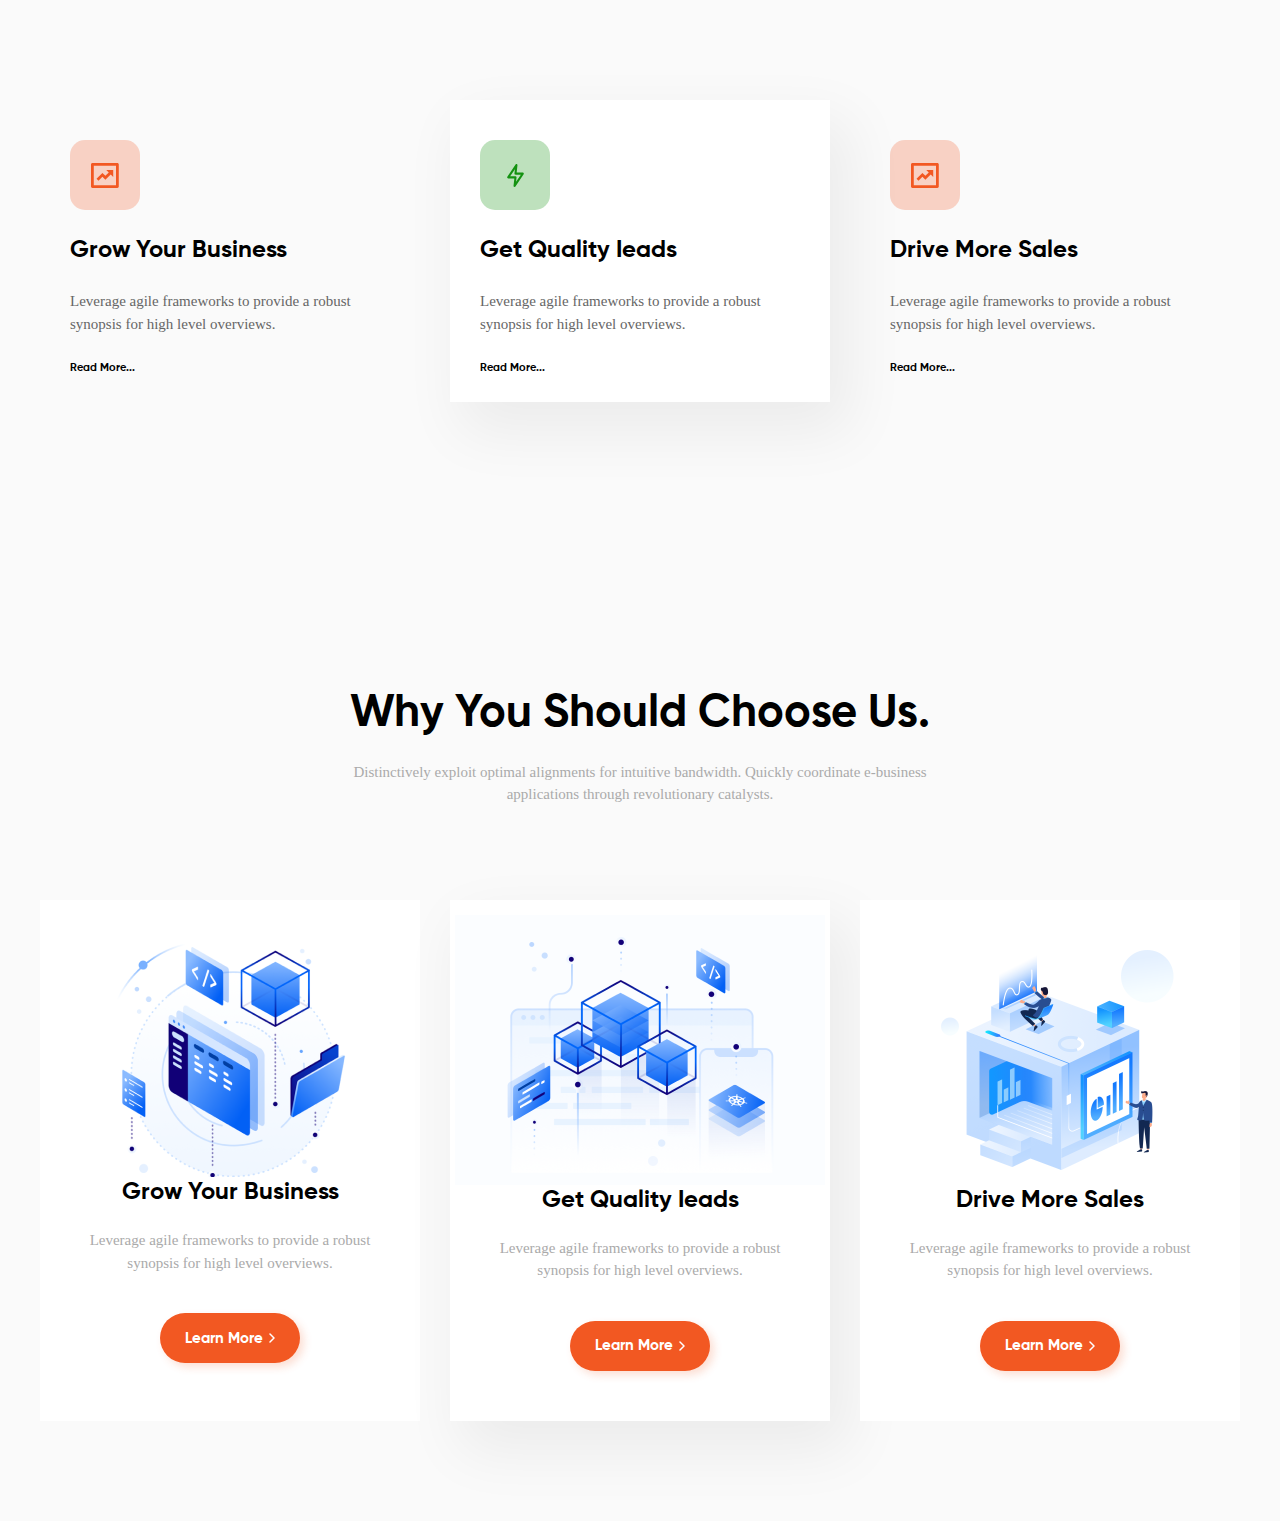
<file: HomeWork.html>
<!DOCTYPE html>
<html lang="en">
  <head>
    <meta charset="UTF-8" />
    <meta name="viewport" content="width=device-width, initial-scale=1.0" />
    <link rel="stylesheet" href="./style.css" />
    <title>Home work 5</title>
  </head>
  <body>
    <main class="main center bg_grey">
      <div class="section1">
        <div class="section1__item">
          <img src="./img/icon1.svg" alt="img" />
          <h2 class="text__title1">Grow Your Business</h2>
          <p class="text__p1">
            Leverage agile frameworks to provide a robust synopsis for high
            level overviews.
          </p>
          <a href="#" class="link1">Read More...</a>
        </div>
        <div class="section1__item section1__item_white">
          <img src="./img/icon2.svg" alt="img" />
          <h2 class="text__title1">Get Quality Ieads</h2>
          <p class="text__p1">
            Leverage agile frameworks to provide a robust synopsis for high
            level overviews.
          </p>
          <a href="#" class="link1">Read More...</a>
        </div>
        <div class="section1__item">
          <img src="./img/icon1.svg" alt="img" />
          <h2 class="text__title1">Drive More Sales</h2>
          <p class="text__p1">
            Leverage agile frameworks to provide a robust synopsis for high
            level overviews.
          </p>
          <a href="#" class="link1">Read More...</a>
        </div>
      </div>
      <div class="section2">
        <div class="text__box">
          <h1 class="text__title2">Why You Should Choose Us.</h1>
          <p class="text__p2">
            Distinctively exploit optimal alignments for intuitive bandwidth.
            Quickly coordinate e-business applications through revolutionary
            catalysts.
          </p>
        </div>
        <div class="item__box">
            <div class="section2__item">
              <img src="./img/pic1.png" alt="img" />
              <h2 class="text__title3">Grow Your Business</h2>
              <p class="text__p2">
                Leverage agile frameworks to provide a robust synopsis for high
                level overviews.
              </p>
               <div class="buttom">
              <a href="#" class="text_buttom"><span>Learn More</span><img src="./img/icon_link.svg" alt=""></a>
            </div>
            </div>
            <div class="section2__item section1__item_white">
              <img src="./img/pic2.png" alt="img" />
              <h2 class="text__title3">Get Quality Ieads</h2>
              <p class="text__p2">
                Leverage agile frameworks to provide a robust synopsis for high
                level overviews.
              </p>
              <div class="buttom">
                <a href="#" class="text_buttom"><span>Learn More</span><img src="./img/icon_link.svg" alt=""></a>
              </div>
            </div>
            <div class="section2__item">
              <img src="./img/pic3.png" alt="img" />
              <h2 class="text__title3">Drive More Sales</h2>
              <p class="text__p2">
                Leverage agile frameworks to provide a robust synopsis for high
                level overviews.
              </p>
              <div class="buttom">
                <a href="#" class="text_buttom"><span>Learn More</span><img src="./img/icon_link.svg" alt=""></a>
              </div>
            </div>
      </div>
    </main>
  </body>
</html>
</file>
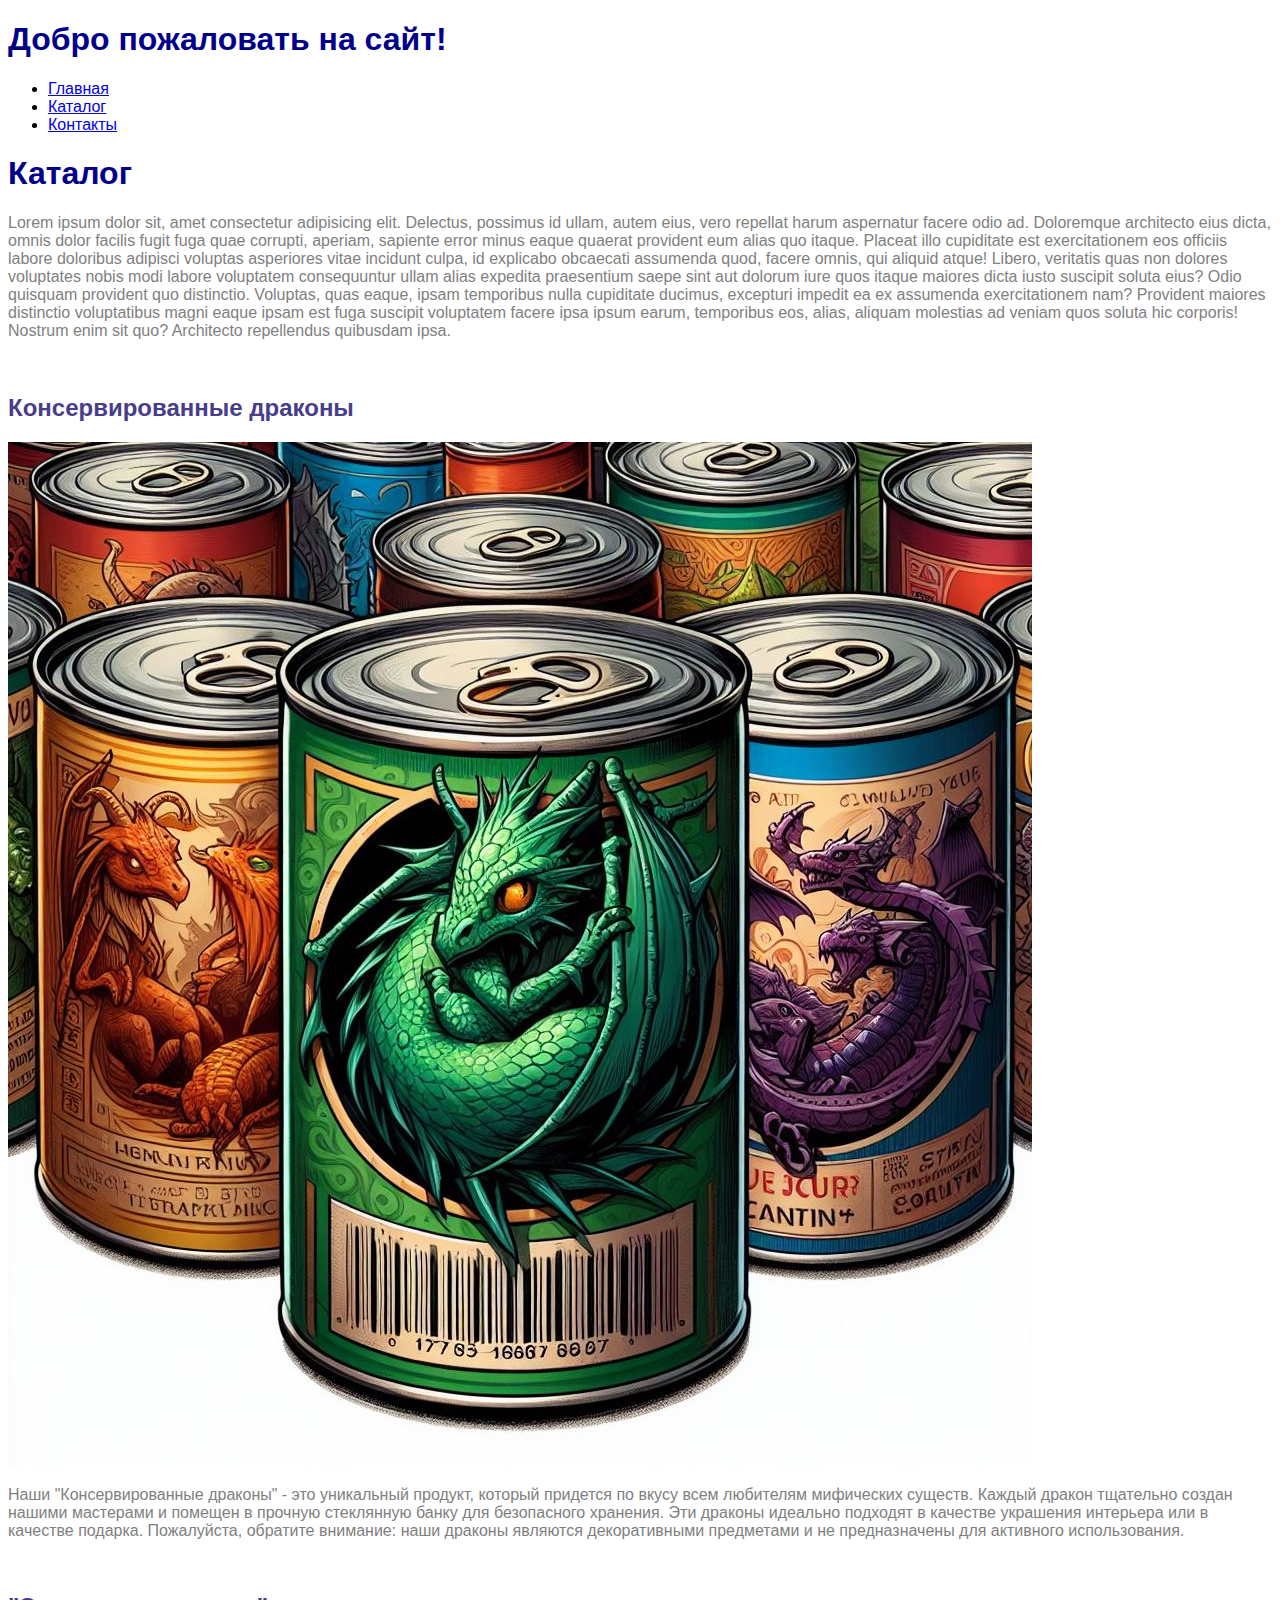
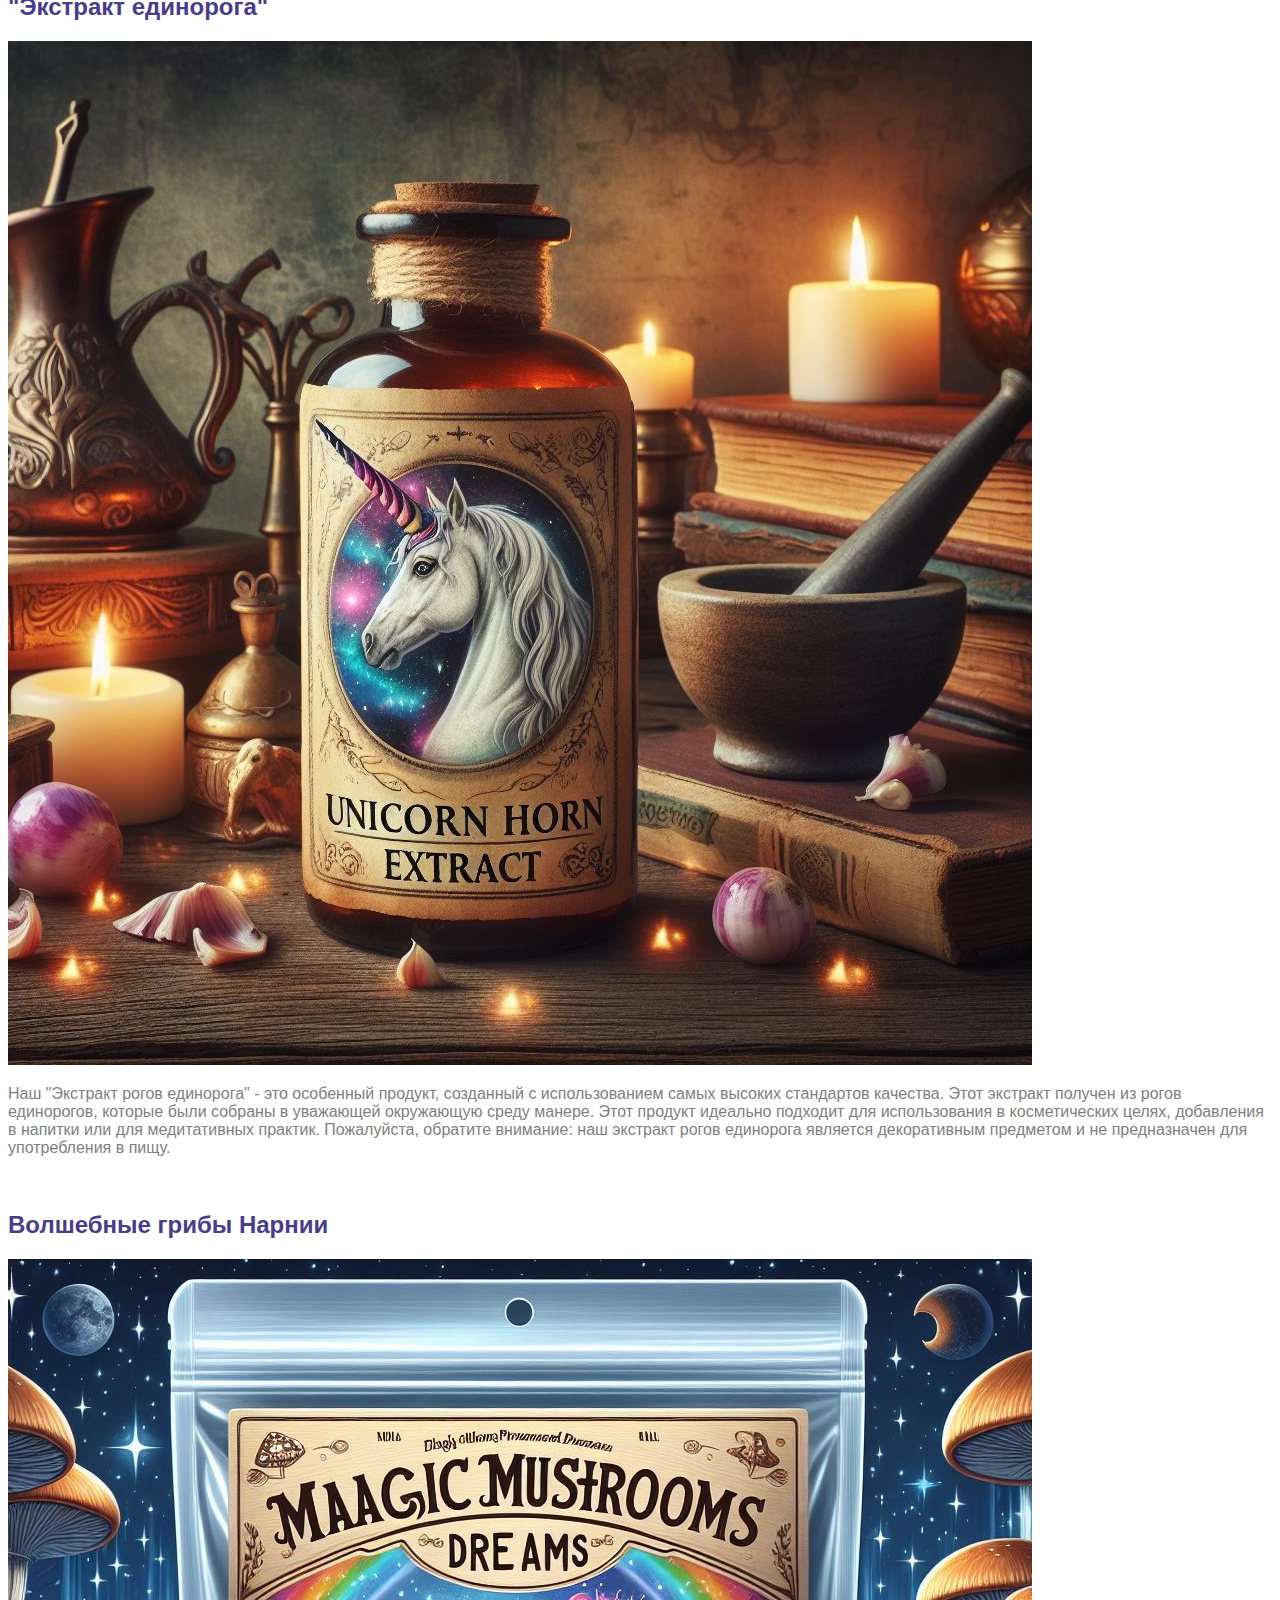
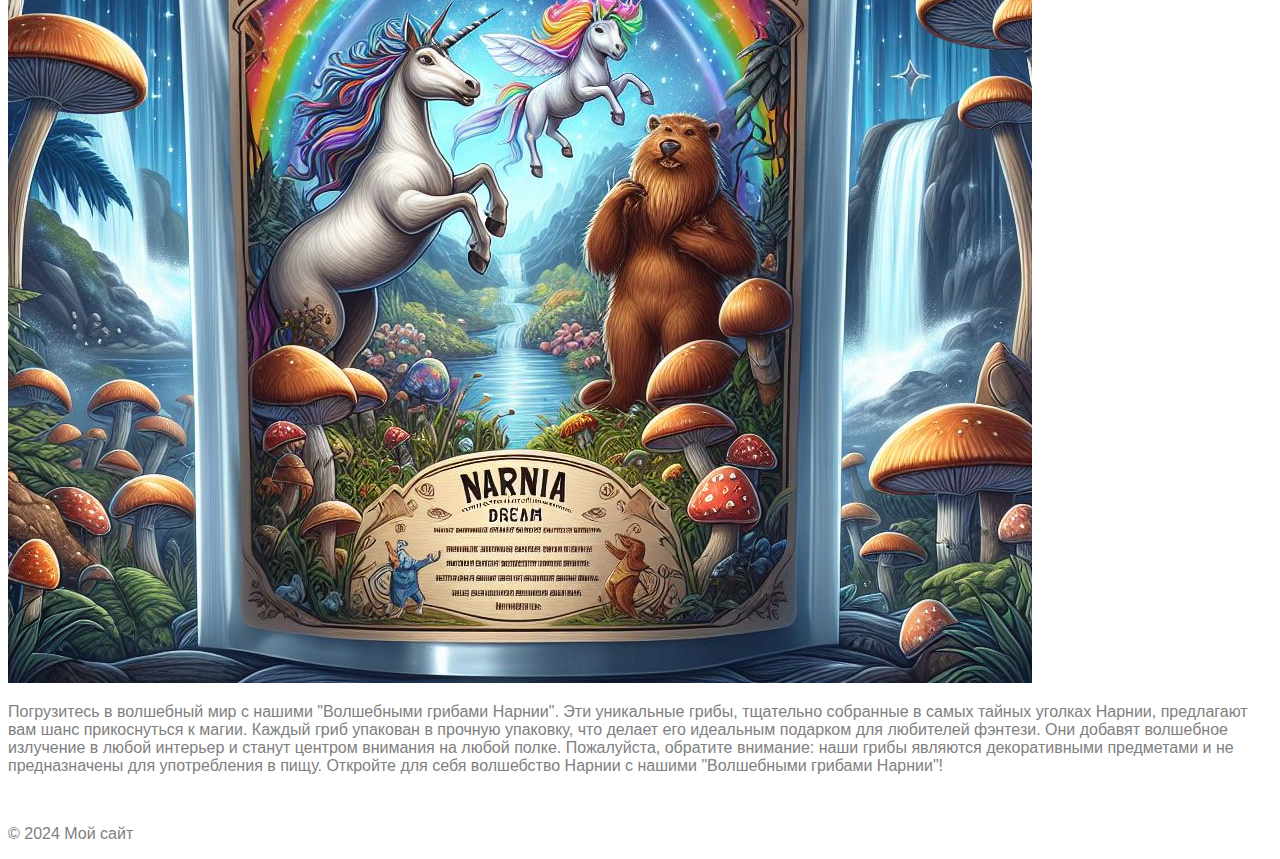
<file: catalog/catalog.html>
<!DOCTYPE html>
<html lang="en">
<head>
    <meta charset="UTF-8">
    <meta name="viewport" content="width=device-width, initial-scale=1.0">
    <title>Document</title>
    <style>
        body {font-family: Arial, sans-serif;}
        h1 {color: darkblue;}
        h2 {color: darkslateblue;}
        p {color: gray;}
    </style>
    
</head>
<body>
    <header>
        <h1>Добро пожаловать на сайт!</h1>
        <nav>
            <ul>
                <li><a href="../index.html">Главная</a></li>
                <li><a href="./catalog.html">Каталог</a></li>
                <li><a href="#">Контакты</a></li>
            </ul>
        </nav>
    </header>
    <main>
        <h1>Каталог</h1>
        <p>Lorem ipsum dolor sit, amet consectetur adipisicing elit. Delectus, possimus id ullam, autem eius, vero repellat harum aspernatur facere odio ad. Doloremque architecto eius dicta, omnis dolor facilis fugit fuga quae corrupti, aperiam, sapiente error minus eaque quaerat provident eum alias quo itaque. Placeat illo cupiditate est exercitationem eos officiis labore doloribus adipisci voluptas asperiores vitae incidunt culpa, id explicabo obcaecati assumenda quod, facere omnis, qui aliquid atque! Libero, veritatis quas non dolores voluptates nobis modi labore voluptatem consequuntur ullam alias expedita praesentium saepe sint aut dolorum iure quos itaque maiores dicta iusto suscipit soluta eius? Odio quisquam provident quo distinctio. Voluptas, quas eaque, ipsam temporibus nulla cupiditate ducimus, excepturi impedit ea ex assumenda exercitationem nam? Provident maiores distinctio voluptatibus magni eaque ipsam est fuga suscipit voluptatem facere ipsa ipsum earum, temporibus eos, alias, aliquam molestias ad veniam quos soluta hic corporis! Nostrum enim sit quo? Architecto repellendus quibusdam ipsa.</p> <br>
        <h2>Консервированные драконы</h2>
        <img src="../img/image1.jpg" alt="Консервированные драконы">
        <p>Наши "Консервированные драконы" - это уникальный продукт, который придется по вкусу всем любителям мифических существ. Каждый дракон тщательно создан нашими мастерами и помещен в прочную стеклянную банку для безопасного хранения. Эти драконы идеально подходят в качестве украшения интерьера или в качестве подарка. Пожалуйста, обратите внимание: наши драконы являются декоративными предметами и не предназначены для активного использования.</p><br>
        <h2>"Экстракт единорога"</h2>
        <img src="../img/image2.jpg" alt="экстракт рогов единорога">
        <p>Наш "Экстракт рогов единорога" - это особенный продукт, созданный с использованием самых высоких стандартов качества. Этот экстракт получен из рогов единорогов, которые были собраны в уважающей окружающую среду манере. Этот продукт идеально подходит для использования в косметических целях, добавления в напитки или для медитативных практик. Пожалуйста, обратите внимание: наш экстракт рогов единорога является декоративным предметом и не предназначен для употребления в пищу.</p><br>
        <h2>Волшебные грибы Нарнии</h2>
        <img src="../img/image3.jpg" alt="грибы из Нарнии">
        <p> Погрузитесь в волшебный мир с нашими "Волшебными грибами Нарнии". Эти уникальные грибы, тщательно собранные в самых тайных уголках Нарнии, предлагают вам шанс прикоснуться к магии. Каждый гриб упакован в прочную упаковку, что делает его идеальным подарком для любителей фэнтези. Они добавят волшебное излучение в любой интерьер и станут центром внимания на любой полке. Пожалуйста, обратите внимание: наши грибы являются декоративными предметами и не предназначены для употребления в пищу. Откройте для себя волшебство Нарнии с нашими "Волшебными грибами Нарнии"!</p><br>

    </main>
    <footer>
        <p>© 2024 Мой сайт</p>
    </footer>
</body>
</html>
</file>
<file: style.css>
* {
  margin: 0;
  padding: 0;
}
@font-face {
  font-family: Gilroy-Bold;
  src: url(./fonts/Gilroy-Bold.ttf);
}
@font-face {
  font-family: Gilroy-Medium;
  src: url(./fonts/gilroy-medium.ttf);
}
@font-face {
  font-family: Gilroy-Semibold;
  src: url(./fonts/gilroy-semibold.ttf);
}

a {
  text-decoration: none;
}

ul {
  list-style: none;
}
.center {
  padding-left: calc(50% - 600px);
  padding-right: calc(50% - 600px);
}
.header {
  max-width: 1200px;
  margin: 0 auto;
}
.main {
  max-width: 1200px;
  margin: 0 auto;
}

.footer {
  max-width: 1200px;
  margin: 97px auto;
  display: flex;
  justify-content: space-between;
  gap: 48px;
}
.top {
  margin: 40px 0;
  display: flex;
  justify-content: space-between;
}

.top_logo {
  display: flex;
  justify-content: flex-start;
  align-items: center;
}
.text_logo {
  display: flex;
  gap: 0px;
}
.logo_text1 {
  color: #000;
  font-family: Gilroy-Bold;
  font-size: 24px;
  font-style: normal;
  font-weight: 400;
  line-height: normal;
}

.logo_text2 {
  color: #f25822;
  font-family: Gilroy-Bold;
  font-size: 24px;
  font-style: normal;
  font-weight: 400;
  line-height: normal;
}

.menu__list {
  width: 533px;
  display: flex;
  justify-content: space-between;
  align-items: center;
}
.menu__link {
  color: #000;
  font-family: Gilroy-Medium;
  font-size: 14px;
  font-style: normal;
  font-weight: 400;
  line-height: normal;
}
.menu__link_special {
  color: #f25822;
  font-family: Gilroy-SemiBold;
  font-size: 14px;
  font-style: normal;
  font-weight: 400;
  line-height: normal;
}
.main__content {
  padding: 40px 0;
  display: flex;
  gap: 40px;
}
.main__left {
  display: flex;
  flex-direction: column;
  justify-content: space-between;
}
.main_title {
  width: 522px;
  color: #000;
  font-family: Gilroy-Bold;
  font-size: 60px;
  font-style: normal;
  font-weight: 400;
  line-height: normal;
}
.main_text {
  width: 466px;
  color: #888;
  font-family: Gilroy-Medium;
  font-size: 20px;
  font-style: normal;
  font-weight: 400;
  line-height: normal;
}
.main__buttom {
  display: flex;
  gap: 108px;
  align-items: center;
}
.buttom {
  display: flex;
  width: 140px;
  height: 50px;
  background: #f25822;
  box-shadow: 4px 4px 8px rgba(242, 88, 34, 0.2);
  border-radius: 50px;
  justify-content: center;
}
.text_buttom {
  display: flex;
  color: #fff;
  font-family: Gilroy-Bold;
  font-size: 15px;
  font-style: normal;
  font-weight: 400;
  line-height: normal;
  flex-direction: row;
  align-items: center;
  gap: 6px;
}
.watch_video {
  color: #aaa;
  font-family: Gilroy-Bold;
  font-size: 15px;
  font-style: normal;
  font-weight: 400;
  line-height: normal;
}
.bg_grey {
  background: #fafafa;
}
.section1 {
  display: flex;
  padding: 100px 0;
  gap: 30px;
}
.section1__item {
  display: flex;
  align-items: flex-start;
  flex-direction: column;
  padding: 40px 30px 25px;
  gap: 25px;
}
.section1__item_white {
  background: #fff;
  box-shadow: 15px 25px 56px 6px rgba(0, 0, 0, 0.06);
}
.text__title1 {
  color: #000;

  font-family: Gilroy-Bold;
  font-size: 24px;
  font-style: normal;
  font-weight: 400;
  line-height: normal;
}
.text__p1 {
  color: #666;

  font-family: Gilroy-Regular;
  font-size: 15px;
  font-style: normal;
  font-weight: 400;
  line-height: 150%; /* 22.5px */
}
.link1 {
  color: #000;

  font-family: Gilroy-Bold;
  font-size: 11px;
  font-style: normal;
  font-weight: 400;
  line-height: 150%; /* 16.5px */
}
.section2 {
  padding-top: 92px;
  padding-bottom: 100px;
  display: flex;
  flex-direction: column;
  align-items: center;
  justify-content: center;
}
.text__title2 {
  color: #000;

  font-family: Gilroy-Bold;
  font-size: 45px;
  font-style: normal;
  font-weight: 400;
  line-height: normal;
}
.text__p2 {
  color: #666;
  text-align: center;
  font-family: Gilroy-Regular;
  font-size: 16px;
  font-style: normal;
  font-weight: 400;
  line-height: 150%; /* 24px */
}
.text__box {
  max-width: 682px;
  margin-top: 92px;
  margin-bottom: 55px;
  display: flex;
  flex-direction: column;
  align-items: center;
  justify-content: center;
  gap: 19px;
}
.item__box {
  display: flex;
  gap: 30px;
}
.section2__item {
  background: #ffffff;
  padding: 15px 0px 50px;
  display: flex;
  flex-direction: column;
  align-items: center;
  justify-content: center;
}
.text__title3 {
  margin-bottom: 22px;
  color: #000;

  font-family: Gilroy-Bold;
  font-size: 24px;
  font-style: normal;
  font-weight: 400;
  line-height: normal;
}
.text__p2 {
  margin: 0px 30px 39px;
  color: #aaa;
  text-align: center;
  font-family: Gilroy-Regular;
  font-size: 15px;
  font-style: normal;
  font-weight: 400;
  line-height: 150%; /* 22.5px */
}
</file>
